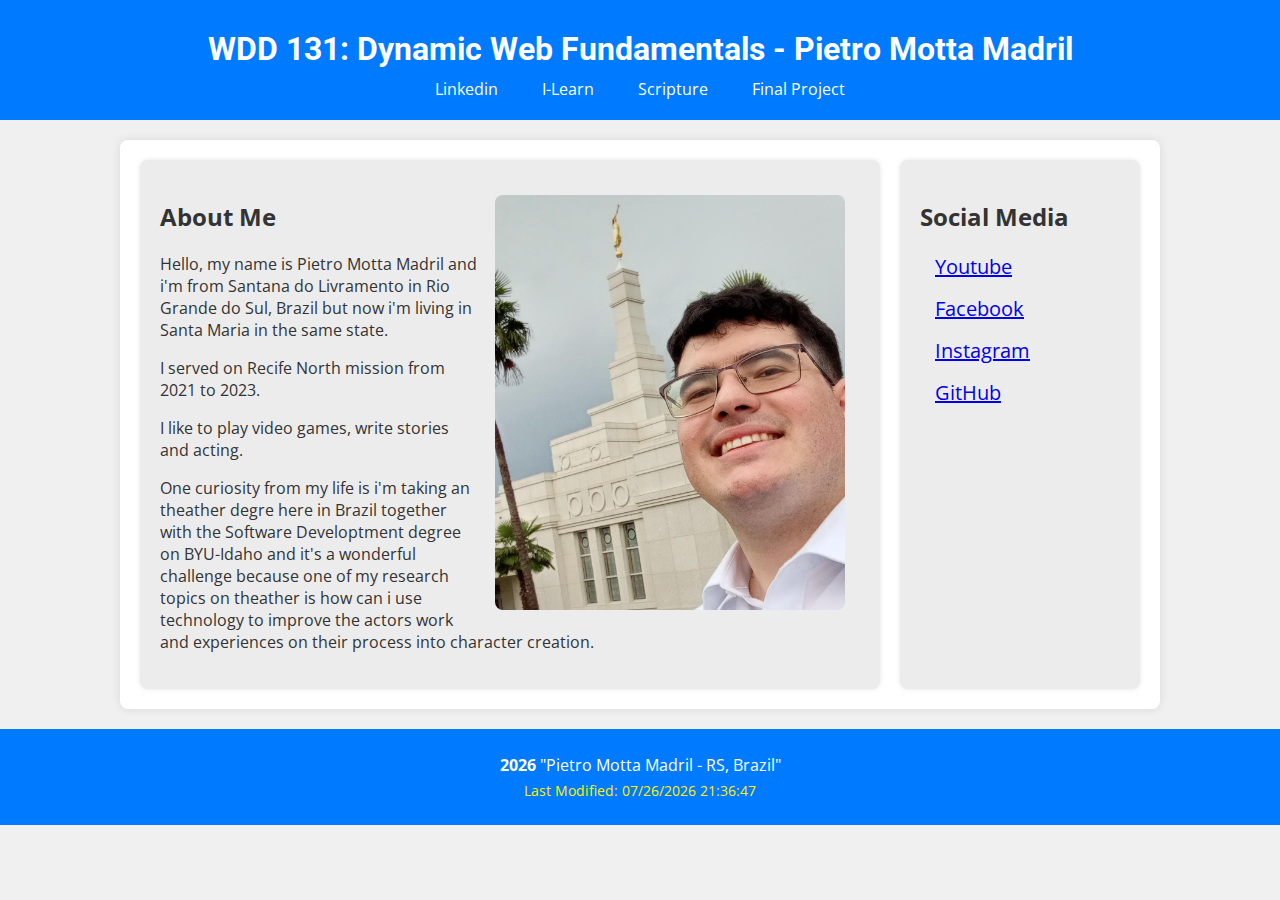
<file: index.html>
<!DOCTYPE html>
<html lang="en-US">
    <head>
        <link rel="stylesheet" href="styles/base.css">
        <meta charset="utf-8">
        <meta name="viewport" content="width=device-width, initial-scale=1.0">
        <meta name="description" content="This page is writen by Pietro Motta Madril in the WDD131 - Dynamic Web Fundamentals. The purpose of this page it`s apply the principles of HTML, CSS and JavaScript learned on this course.">
        <meta name="author" content="Pietro Motta Madril">
        <title> WDD 131 - Dynamic Web Fundamentals - Pietro Motta Madril </title>
        <script src="scripts/getdates.js" defer></script>
    </head>
    <body>
        <header>
            <h1> WDD 131: Dynamic Web Fundamentals - Pietro Motta Madril</h1>
            <nav>
                <a href="https://www.linkedin.com/in/pietro-madril/"> Linkedin </a>
                <a href="https://byupw.instructure.com"> I-Learn </a>
                <a href="https://www.churchofjesuschrist.org/study/scriptures/bofm/3-ne/11?lang=eng&id=p10-p11#p10"> Scripture </a>
                <a href="#"> Final Project </a>
            </nav>       
        </header>
        <main>
            <section class="card">
                <img src="images/image1.jpg" alt="Profile Picture">
                <div class="text-content">
                    <h2>About Me</h2>
                    <p>Hello, my name is Pietro Motta Madril and i'm from Santana do Livramento in Rio Grande do Sul, Brazil but now i'm living in Santa Maria in the same state.</p>
                    <p>I served on Recife North mission from 2021 to 2023.</p>
                    <p> I like to play video games, write stories and acting. </p>
                    <p> One curiosity from my life is i'm taking an theather degre here in Brazil together with the Software Developtment degree on BYU-Idaho and it's a wonderful challenge because one of my research topics on theather is how can i use technology to improve the actors work and experiences on their process into character creation.</p>
                </div>
            </section>
            <section class="card2">
                <h2>Social Media</h2>
                <a href="https://www.youtube.com/">Youtube</a>
                <a href="https://www.facebook.com/">Facebook</a>
                <a href="https://www.instagram.com/">Instagram</a>
                <a href="https://github.com/">GitHub</a>
            </section>
        </main>
        <footer>
            <p>
                <span id="currentyear"> </span>
                "Pietro Motta Madril - RS, Brazil"
            </p>
            <p id="lastModified"> </p>
        </footer>
    </body>
</html>
</file>
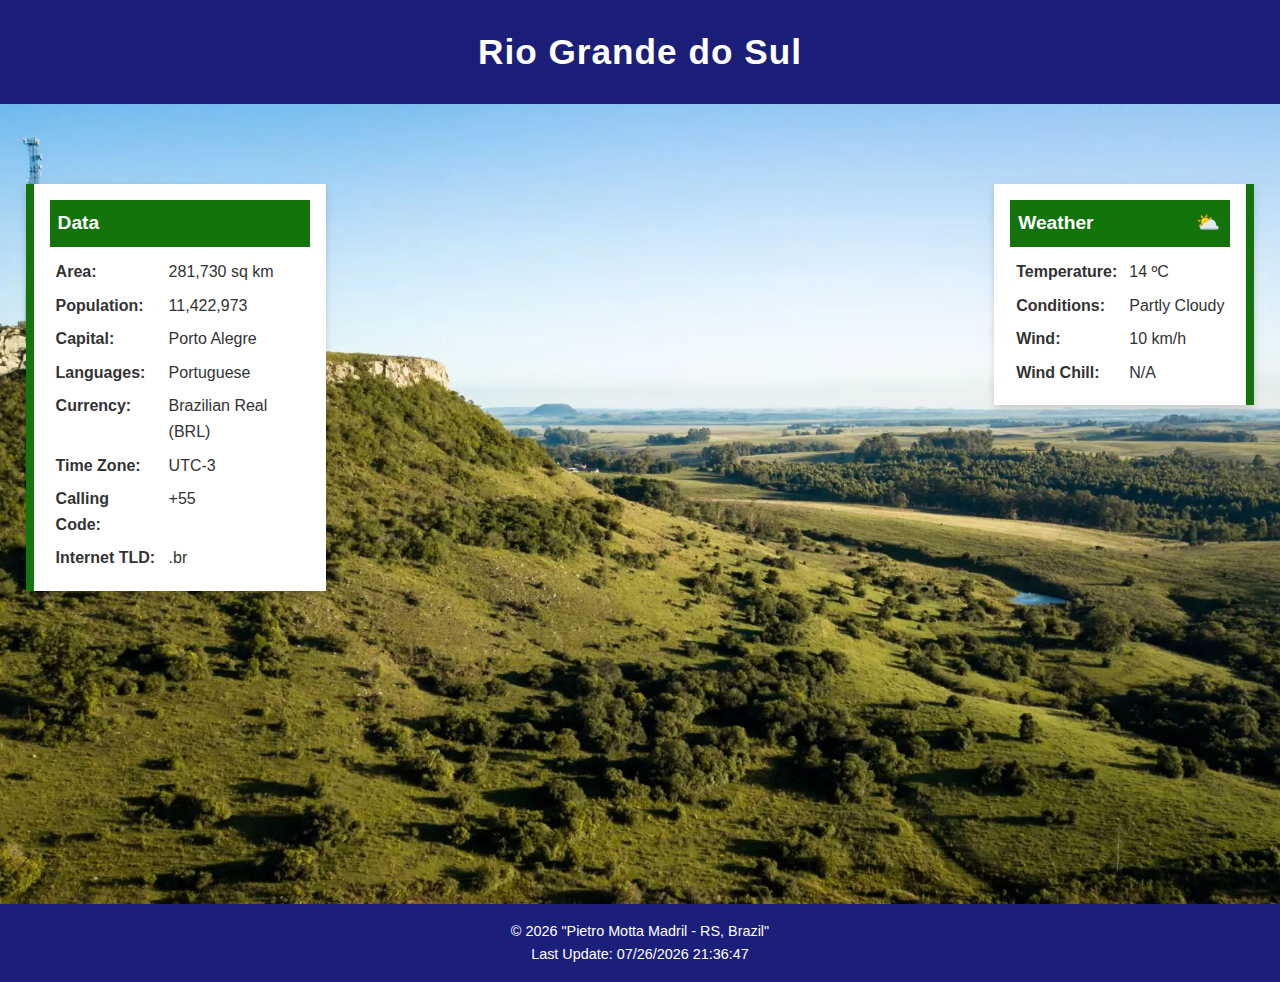
<file: place.html>
<!DOCTYPE html>
<html lang="pt-BR">
<head>
  <meta charset="UTF-8">
  <meta name="viewport" content="width=device-width, initial-scale=1.0">
  <meta name="description" content="This page is writen by Pietro Motta Madril in the WDD131 - Dynamic Web Fundamentals. The purpose of this page it`s apply the principles of HTML, CSS and JavaScript learned on this course.">
  <meta name="author" content="Pietro Motta Madril">
  <title>Rio Grande do Sul</title>
  <link rel="stylesheet" href="styles/place.css" />
  <script src="scripts/place.js" defer></script>
</head>
<body>
  <header class="page-header">
    <h1>Rio Grande do Sul</h1>
  </header>

  <main>

    <div class="hero-container">
      <picture class="hero-image">
        <source srcset="images/rs-large.webp" type="image/webp" media="(min-width: 768px)">
        <source srcset="images/rs-small.webp" type="image/webp" media="(max-width: 767px)">
        <img src="images/rs-large.webp" alt="View of Rio Grande do Sul">
      </picture>
      <section class="data-box">
        <h2 class="box-title">Data</h2>
        <table>
          <tr><td><strong>Area:</strong></td><td>281,730 sq km</td></tr>
          <tr><td><strong>Population:</strong></td><td>11,422,973</td></tr>
          <tr><td><strong>Capital:</strong></td><td>Porto Alegre</td></tr>
          <tr><td><strong>Languages:</strong></td><td>Portuguese</td></tr>
          <tr><td><strong>Currency:</strong></td><td>Brazilian Real (BRL)</td></tr>
          <tr><td><strong>Time Zone:</strong></td><td>UTC-3</td></tr>
          <tr><td><strong>Calling Code:</strong></td><td>+55</td></tr>
          <tr><td><strong>Internet TLD:</strong></td><td>.br</td></tr>
        </table>
      </section>

      <section class="weather-box">
        <h2 class="box-title">Weather</h2>
        <img src="images/weather.svg" alt="Weather Icon" class="mobile-icon" />
        <table>
          <tr><td><strong>Temperature:</strong></td><td>14 ºC</td></tr>
          <tr><td><strong>Conditions:</strong></td><td>Partly Cloudy</td></tr>
          <tr><td><strong>Wind:</strong></td><td>10 km/h</td></tr>
          <tr><td><strong>Wind Chill:</strong></td><td>N/A</td></tr>
        </table>
      </section>
    </div>
  </main>

  <footer class="page-footer">
    <p>&copy; <span id="currentyear"></span> "Pietro Motta Madril - RS, Brazil"</p>
    <p id="lastModified"></p>
  </footer>
</body>
</html>
</file>
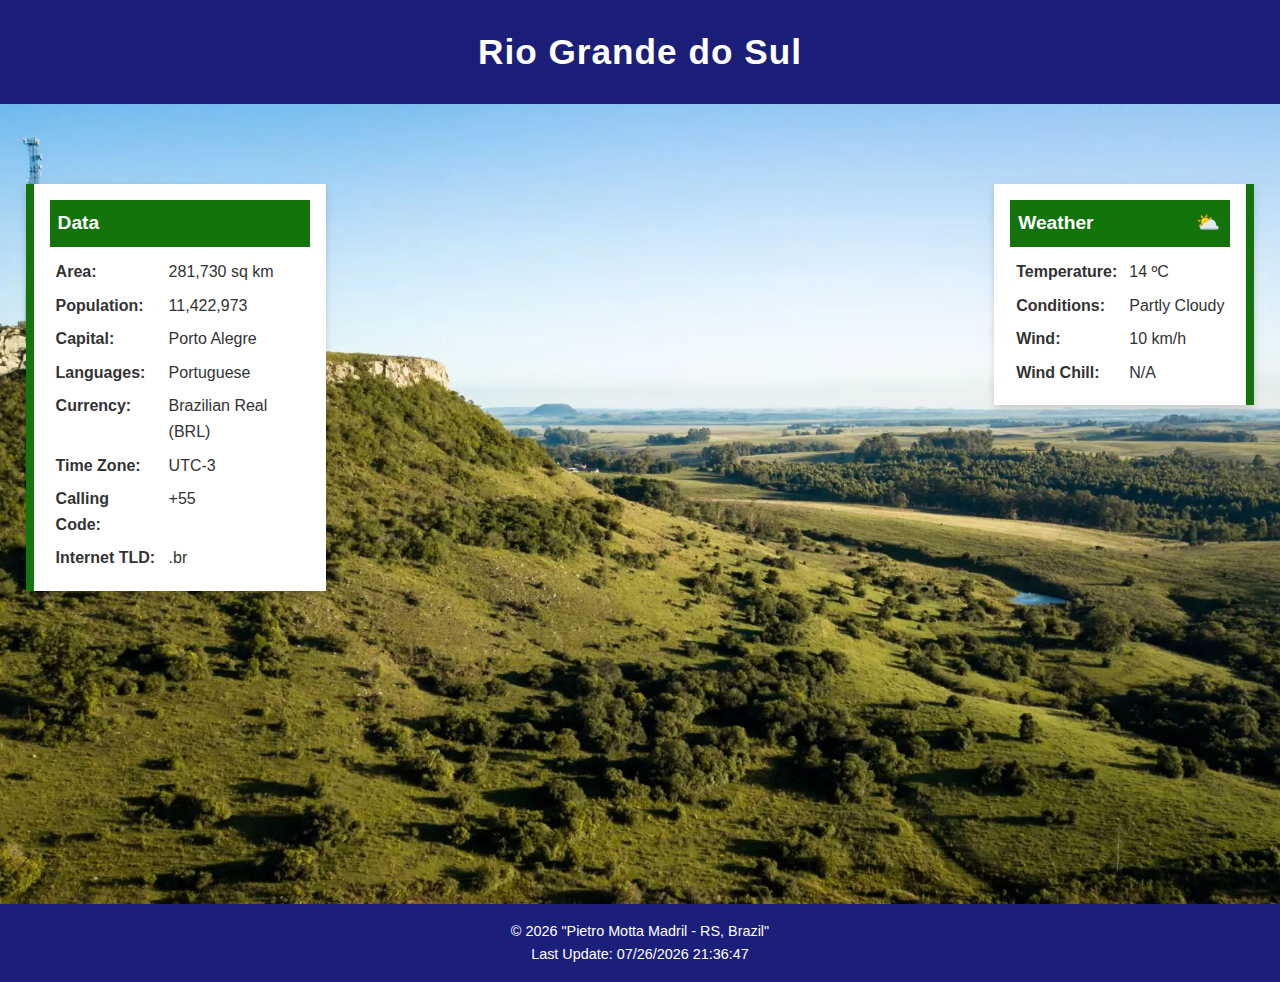
<file: places.html>
<!DOCTYPE html>
<html lang="pt-BR">
<head>
  <meta charset="UTF-8" />
  <meta name="viewport" content="width=device-width, initial-scale=1.0" />
  <title>Rio Grande do Sul</title>
  <link rel="stylesheet" href="styles/place.css" />
  <script src="scripts/place.js" defer></script>
</head>
<body>
  <header class="page-header">
    <h1>Rio Grande do Sul</h1>
  </header>

  <main>
    <!-- Hero Image -->
    <div class="hero-container">
      <picture class="hero-image">
        <source srcset="images/rs-large.webp" type="image/webp" media="(min-width: 768px)">
        <source srcset="images/rs-small.webp" type="image/webp" media="(max-width: 767px)">
        <img src="images/rs-large.webp" alt="View of Rio Grande do Sul">
      </picture>

      <!-- Floating Info Boxes -->
      <section class="data-box">
        <h2 class="box-title">Data</h2>
        <table>
          <tr><td><strong>Area:</strong></td><td>281,730 sq km</td></tr>
          <tr><td><strong>Population:</strong></td><td>11,422,973</td></tr>
          <tr><td><strong>Capital:</strong></td><td>Porto Alegre</td></tr>
          <tr><td><strong>Languages:</strong></td><td>Portuguese</td></tr>
          <tr><td><strong>Currency:</strong></td><td>Brazilian Real (BRL)</td></tr>
          <tr><td><strong>Time Zone:</strong></td><td>UTC-3</td></tr>
          <tr><td><strong>Calling Code:</strong></td><td>+55</td></tr>
          <tr><td><strong>Internet TLD:</strong></td><td>.br</td></tr>
        </table>
      </section>

      <section class="weather-box">
        <h2 class="box-title">Weather</h2>
        <img src="images/weather.svg" alt="Weather Icon" class="mobile-icon" />
        <table>
          <tr><td><strong>Temperature:</strong></td><td>14 ºC</td></tr>
          <tr><td><strong>Conditions:</strong></td><td>Partly Cloudy</td></tr>
          <tr><td><strong>Wind:</strong></td><td>10 km/h</td></tr>
          <tr><td><strong>Wind Chill:</strong></td><td>N/A</td></tr>
        </table>
      </section>
    </div>
  </main>

  <footer class="page-footer">
    <p>&copy; <span id="currentyear"></span> "Pietro Motta Madril - RS, Brazil"</p>
    <p id="lastModified"></p>
  </footer>
</body>
</html>
</file>
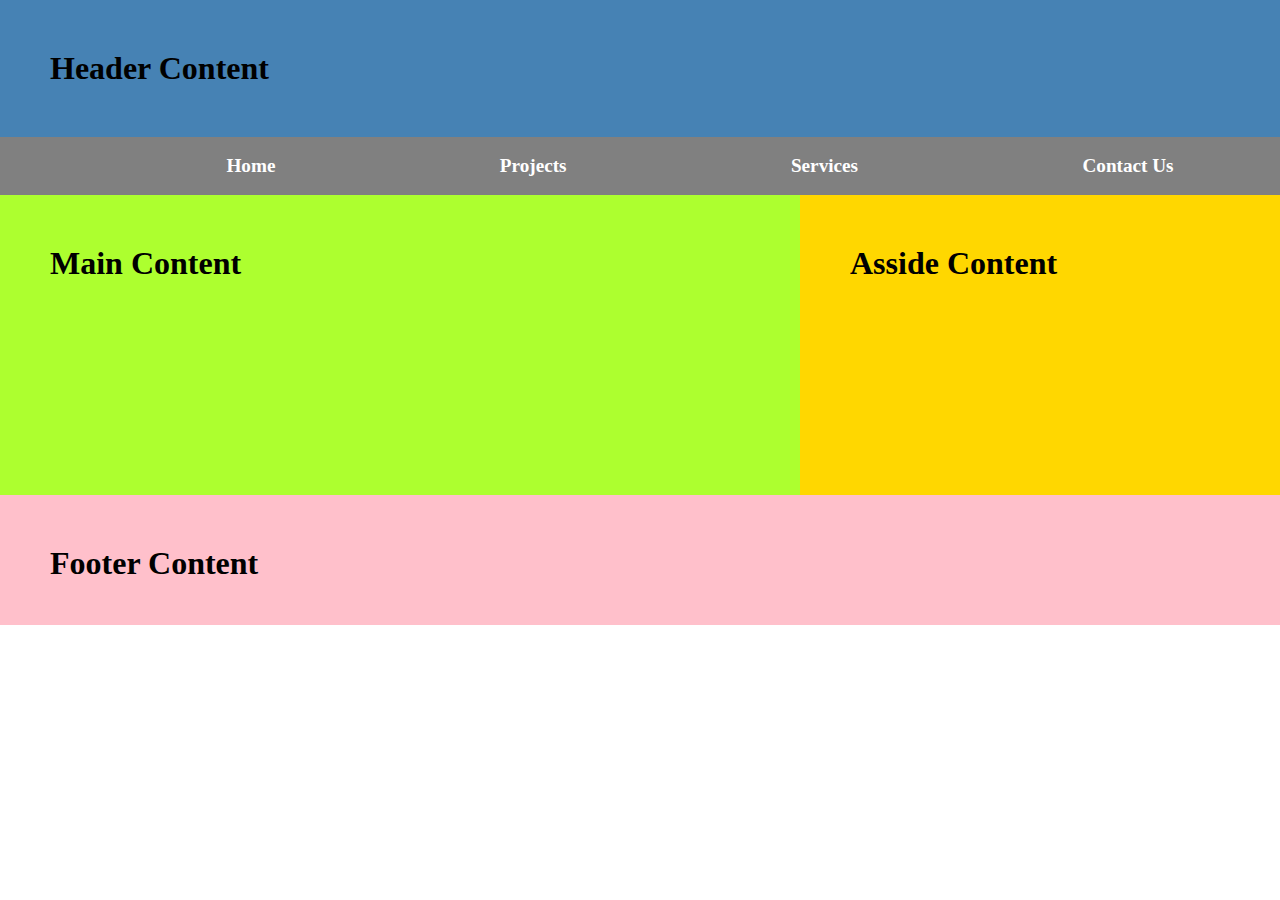
<file: week01/basic-layout.html>
<!DOCTYPE html>
<html lang="en-US">
    <head>
        <link rel="stylesheet" href="styles/layout.css">
        <meta charset="utf-8">
        <meta name="viewport" content="width=device-width, initial-scale=1.0">
        <meta name="description" content="This page is writen by Pietro Motta Madril in the WDD131">
        <meta name="author" content="Pietro Motta Madril">
    </head>
    <body>
        <header>
            <h1 class="header-content"> Header Content </h1>
            <nav class="navigation">
                <a href="#" title="Home"> Home </a>
                <a href="#" title="Projects"> Projects </a>
                <a href="#" title="Services"> Services </a>
                <a href="#" title="Contact Us"> Contact Us </a>
            </nav>
        </header>
        <div class="grid">
            <main>
                <h1 class="main-content"> Main Content </h1>
            </main>
            <aside> 
                <h1 class="asside-content"> Asside Content </h1>
            </aside>
        </div>
    </body>
    <footer>
        <h1> Footer Content </h1>
    </footer>    
</html>
</file>
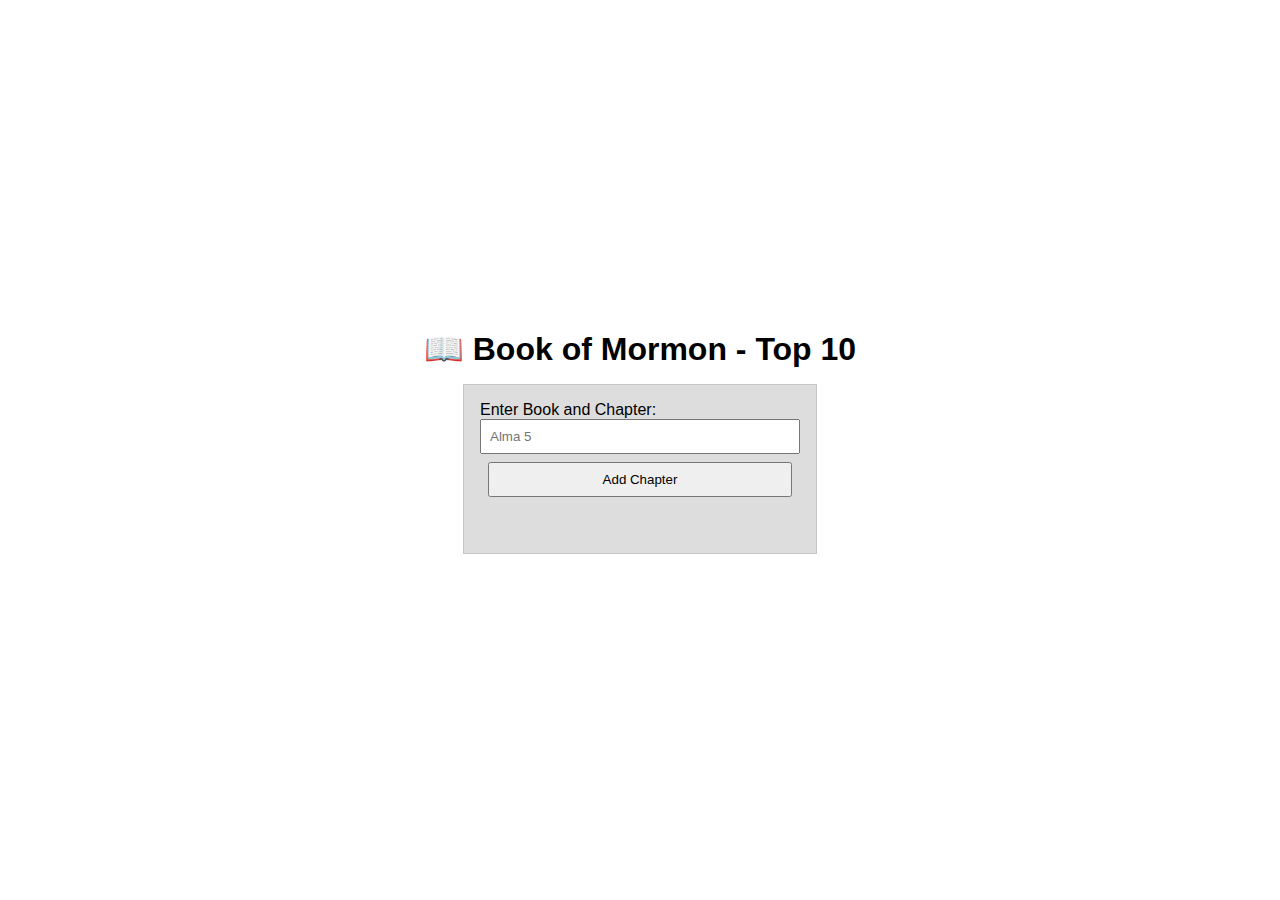
<file: week02/bom.html>
<!DOCTYPE html>
<html lang="en-US">
    <head>
        <link rel="stylesheet" href="styles/bom.css">
        <meta charset="utf-8">
        <meta name="viewport" content="width=device-width, initial-scale=1.0">
        <meta name="description" content="This page is writen by Pietro Motta Madril in the WDD131 - Dynamic Web Fundamentals. The purpose of this page it`s apply the principles of HTML, CSS and JavaScript learned on this course.">
        <meta name="author" content="Pietro Motta Madril">
        <title> WDD 131 - Dynamic Web Fundamentals - Pietro Motta Madril </title>
        <script src="scripts/bom.js" defer></script>
    </head>
    <body>
        <h1>📖 Book of Mormon - Top 10</h1>
        <main>
        	<label for="favchap">Enter Book and Chapter: </label>
        	<input type="text" id="favchap" placeholder="Alma 5">
        	<button type="submit">Add Chapter</button>
        	<ul id="list"></ul>
        </main>
    </body>
</html>
</file>
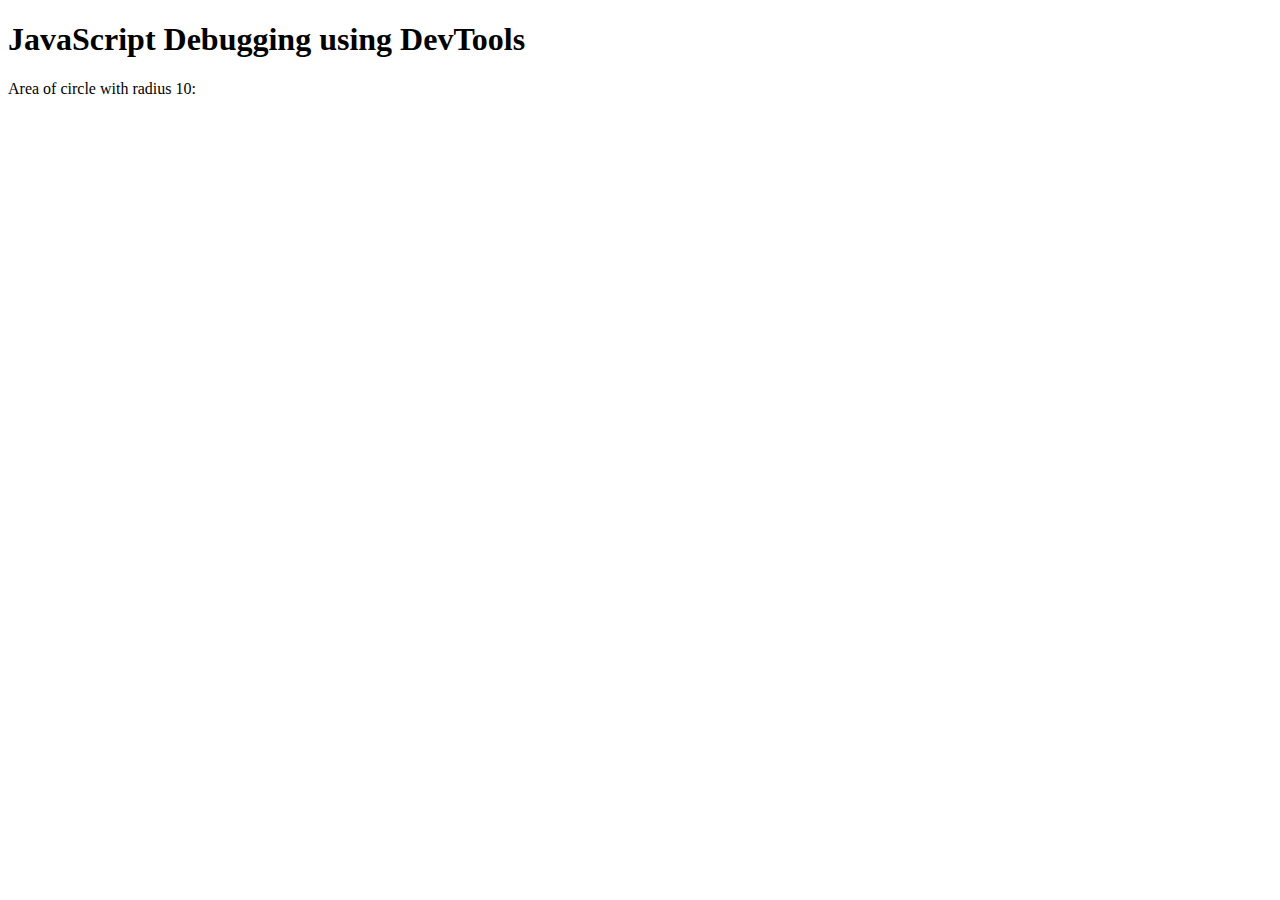
<file: week02/debugging.html>
<!DOCTYPE html>
<html lang="en">
<head>
    <meta charset="UTF-8">
    <meta name="viewport" content="width=device-width, initial-scale=1.0">
    <title>Document</title>
    <script src="scripts/debugging.js" defer></script>
</head>
<body>
    <h1>JavaScript Debugging using DevTools</h1>
<p>Area of circle with radius <span id="radius"></span>: <span id="area"></span></p>
</body>
</html>
</file>
<file: styles/base.css>
/* Importing Google Fonts */
@import url('https://fonts.googleapis.com/css2?family=Roboto:wght@400;700&display=swap');
@import url('https://fonts.googleapis.com/css2?family=Open+Sans:wght@400;700&display=swap');

/* Base styles */
body {
    font-family: 'Open Sans', sans-serif;
    margin: 0;
    padding: 0;
    background-color: #f0f0f0;
    color: #333;
}

header {
    background-color: #007BFF;
    color: white;
    padding: 20px 0;
    text-align: center;
}
h1 {
    font-family: 'Roboto', sans-serif;
    margin: 0;
    padding: 10px 0;
}
nav ul {
    display: flex;
    justify-content: center;
    list-style: none;
    margin: 0;
    padding: 0;
}
nav a {
    color: white;
    padding: 10px 20px;
    text-decoration: none;
    border-radius: 50px;
    transition: background-color 0.5s ease;
    
}
nav a:hover {
    background-color: #003f7f;
}
main {
    max-width: 1000px;
    margin: 20px auto;
    padding: 20px;
    background-color: #fff;
    border-radius: 8px;
    box-shadow: 0 0 10px rgba(0, 0, 0, 0.1);
    display: grid;
    grid-template-columns: 1fr 1fr;
    gap: 20px;
}
.card {
    background-color: #ececec;
    padding: 20px;
    border-radius: 8px;
    box-shadow: 0 0 5px rgba(0, 0, 0, 0.1);
    width: 700px;
    
}
.card img {
    max-width: 50%;
    border-radius: 8px;
    margin: 15px;
    float: right;
}
.card a {
    font-size: 20px;
    display: flex;
}
.card2 {
    background-color: #ececec;
    padding: 20px;
    border-radius: 8px;
    box-shadow: 0 0 5px rgba(0, 0, 0, 0.1);
    max-width: 85%;
}
.card2 a {
    margin: 15px;
    font-size: 20px;
    display: flex;
}
footer {
    text-align: center;
    padding: 20px;
    background-color: #007BFF;
    color: white;
    margin-top: 20px;
}
footer p {
    margin: 5px 0;
}
#lastModified {
    font-size: 0.9em;
    color: #ffee00;
}
#currentyear {
    font-weight: bold;
}
</file>
<file: styles/place.css>
:root {
  --primary-01: #1c1f79;
  --primary-02: #13740c;
  --text-color: #333;
  --background: #f9f9f9;
  --white: #ffffff;
  --box-shadow: 0 4px 8px rgba(0, 0, 0, 0.15);
  --font-family: 'Segoe UI', sans-serif;
}

* {
  margin: 0;
  padding: 0;
  box-sizing: border-box;
}

body {
  font-family: var(--font-family);
  background-color: var(--background);
  color: var(--text-color);
  line-height: 1.6;
}

/* Header */
.page-header {
  background-color: var(--primary-01);
  color: var(--white);
  text-align: center;
  padding: 1.5rem 0;
}

.page-header h1 {
  font-size: 2.2rem;
  letter-spacing: 1px;
}

/* Hero Container */
.hero-container {
  position: relative;
  width: 100%;
  height: 100vh;
  max-height: 800px;
  overflow: hidden;
}

.hero-image img {
  width: 100%;
  height: 100%;
  object-fit: cover;
  display: block;
}

/* Floating Boxes */
.data-box,
.weather-box {
  position: absolute;
  background-color: var(--white);
  padding: 1rem;
  box-shadow: var(--box-shadow);
  max-width: 300px;
  border-left: 8px solid var(--primary-02);
  top: 10%;
}

.data-box {
  left: 2%;
}

.weather-box {
  right: 2%;
  border-left: none;
  border-right: 8px solid var(--primary-02);
}

.box-title {
  background-color: var(--primary-02);
  color: var(--white);
  padding: 0.5rem;
  font-size: 1.2rem;
  margin-bottom: 0.5rem;
  position: relative;
}

.weather-box .box-title::after {
  content: ' ⛅';
  position: absolute;
  right: 10px;
  font-size: 1.2rem;
}

/* Table styles */
table {
  width: 100%;
  border-collapse: collapse;
}

td {
  padding: 4px 6px;
  vertical-align: top;
}

.mobile-icon {
  display: none;
}

/* Footer */
.page-footer {
  background-color: var(--primary-01);
  color: var(--white);
  text-align: center;
  padding: 1rem 0;
  font-size: 0.9rem;
}

/* Responsivo */
@media (max-width: 768px) {
  .data-box,
  .weather-box {
    position: static;
    margin: 1rem auto;
    max-width: 90%;
    border-left: none;
    border-top: 8px solid var(--primary-02);
  }

  .weather-box .box-title::after {
    content: '';
  }

  .page-header h1 {
    font-size: 1.6rem;
  }

  .mobile-icon {
    display: block;
    width: 80px;
    margin: 0 auto 1rem auto;
  }

  .hero-container {
    height: auto;
  }

  .hero-image img {
    height: auto;
  }
}
</file>
<file: week01/styles/layout.css>
* {
    margin: 0;
    padding: 0;   
}
header h1{
    background-color: steelblue;
    padding: 50px;
    display: flex;
}
nav {
    background-color: grey;
    padding: 10px;
    display: flex;
    justify-content: space-evenly;
    align-items: center;
}
nav a {
    color: white;
    display: block;
    padding: 0.5rem;
    text-decoration: none;
    font-size: 1.2rem;
    font-weight: 700;
}
body {
    display: grid;
    
}
.grid{
    display: grid;
    grid-template: auto;
    height: auto;
    width: auto;
}
main {
    grid-column: 1 / 2;
    background-color: greenyellow;
    height: 300px;
    width: 800px;
}
aside {
    grid-column: 2 / 2;
    background-color: gold;
    height: auto;
    width: 600px;
}
footer {
    background-color: pink;
    height: 130px;
}
main h1{
    padding: 50px;
    display: flex;
}
aside h1{
    padding: 50px;
    display: flex;
}
footer h1{
    padding: 50px;
    display: flex;
}
</file>
<file: week02/styles/bom.css>
* {
	margin: 0;
	padding: 0;
}

body {
	height: 100vh;
	display: flex;
	flex-direction: column;
	align-items: center;
	justify-content: center;
	font-family: Acme, Arial, sans-serif;
}

h1 {
	font-size: 1.5rem;
}

main {
	margin: 1rem auto;
	border: 1px solid rgb(0 0 0 / 0.1);
	padding: 1rem;
	background-color: #ddd;
	display: flex;
	flex-direction: column;
}

input,
button {
	padding: 0.5rem;
}

button {
	margin: 0.5rem;
}

.delete {
	width: fit-content;
}

.input {
	display: flex;
	gap: 1rem;
}

.list {
	padding: 0.5rem;
}

ul {
	margin: 1rem;
	list-style: none;
}

li {
	display: flex;
	align-items: center;
	justify-content: space-between;
}

@media only screen and (min-width: 32.5em) {
	h1 {
		font-size: 2rem;
	}

	main {
		width: 320px;
	}
}
</file>
